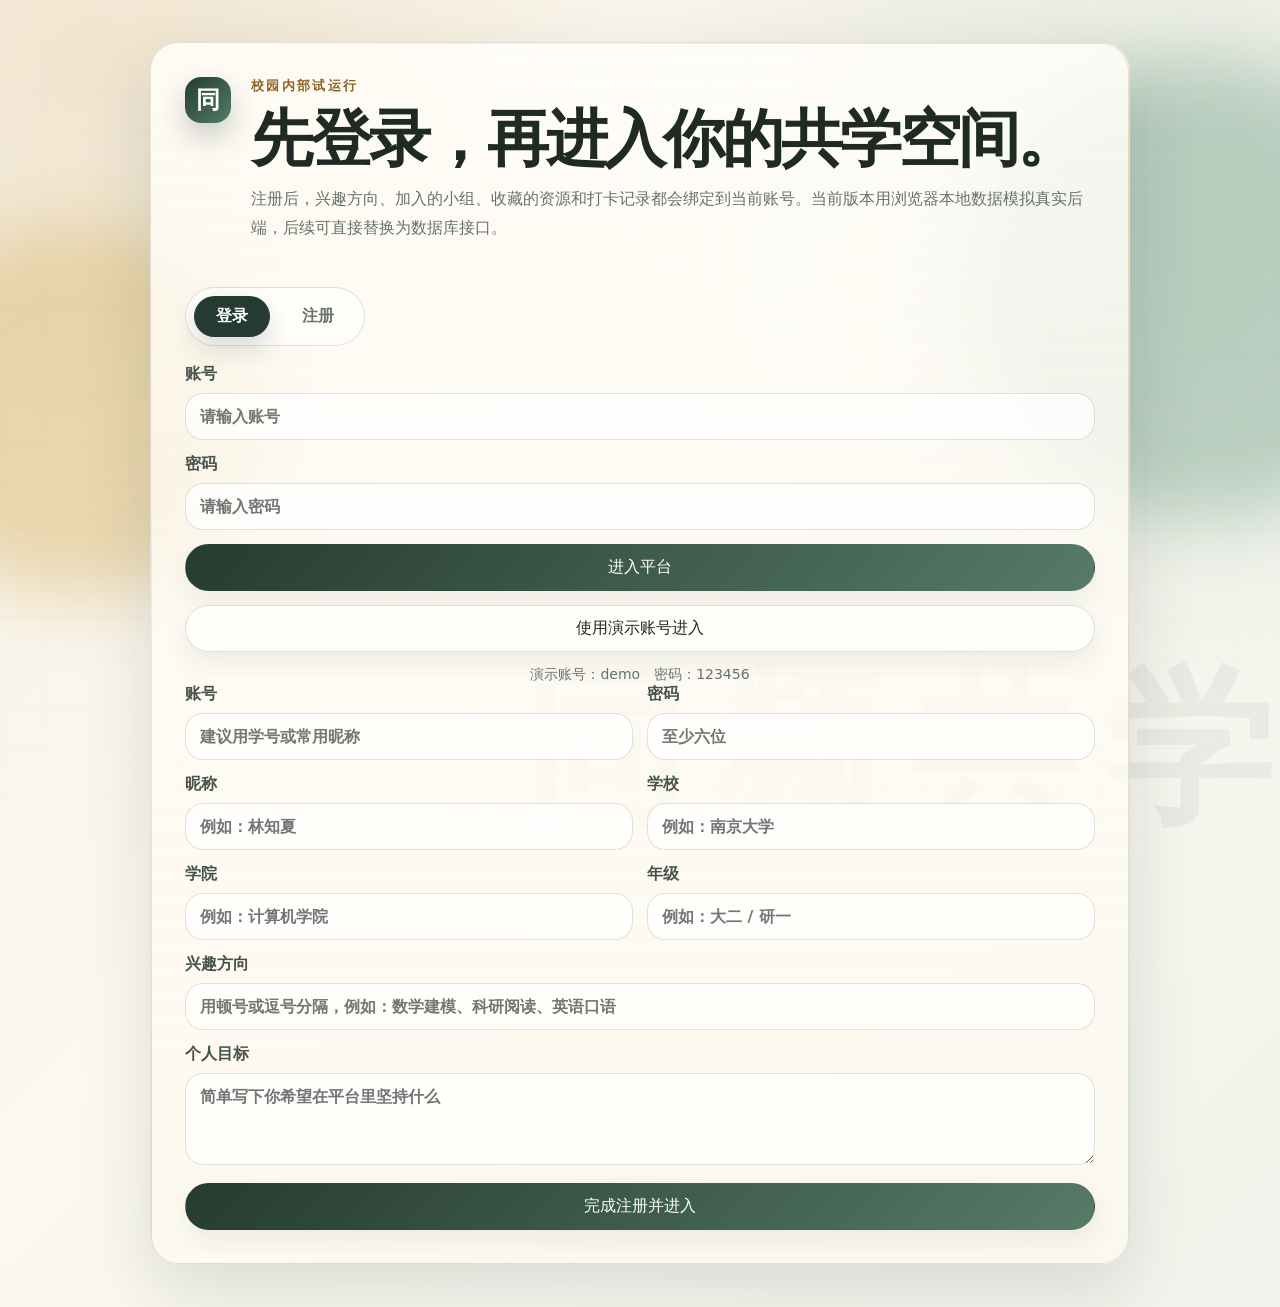
<file: index.html>
<!doctype html>
<html lang="zh-CN">
<head>
  <meta charset="utf-8" />
  <meta name="viewport" content="width=device-width, initial-scale=1" />
  <title>同频共学｜校园兴趣共学平台</title>
  <link rel="stylesheet" href="资源/样式.css" />
</head>
<body>
  <div class="ambient ambient-one"></div>
  <div class="ambient ambient-two"></div>

  <section class="auth-screen" id="auth-screen" hidden>
    <div class="auth-bg-mark">同频共学</div>
    <div class="auth-card ornate-card">
      <div class="auth-brand">
        <span class="brand-mark">同</span>
        <div>
          <p class="eyebrow">校园内部试运行</p>
          <h1>先登录，再进入你的共学空间。</h1>
          <p class="subtle">注册后，兴趣方向、加入的小组、收藏的资源和打卡记录都会绑定到当前账号。当前版本用浏览器本地数据模拟真实后端，后续可直接替换为数据库接口。</p>
        </div>
      </div>

      <div class="auth-tabs" role="tablist" aria-label="登录注册切换">
        <button class="active" id="show-login" type="button">登录</button>
        <button id="show-register" type="button">注册</button>
      </div>

      <form class="auth-form" id="login-form">
        <label>账号<input id="login-account" autocomplete="username" placeholder="请输入账号" required></label>
        <label>密码<input id="login-password" type="password" autocomplete="current-password" placeholder="请输入密码" required></label>
        <button class="btn primary wide" type="submit">进入平台</button>
        <button class="btn wide" id="demo-login" type="button">使用演示账号进入</button>
        <p class="auth-tip">演示账号：demo　密码：123456</p>
      </form>

      <form class="auth-form" id="register-form" hidden>
        <div class="auth-form-grid">
          <label>账号<input id="reg-account" autocomplete="username" placeholder="建议用学号或常用昵称" required></label>
          <label>密码<input id="reg-password" type="password" autocomplete="new-password" placeholder="至少六位" required></label>
          <label>昵称<input id="reg-name" placeholder="例如：林知夏" required></label>
          <label>学校<input id="reg-school" placeholder="例如：南京大学"></label>
          <label>学院<input id="reg-college" placeholder="例如：计算机学院"></label>
          <label>年级<input id="reg-grade" placeholder="例如：大二 / 研一"></label>
          <label class="full-row">兴趣方向<input id="reg-tags" placeholder="用顿号或逗号分隔，例如：数学建模、科研阅读、英语口语"></label>
          <label class="full-row">个人目标<textarea id="reg-intro" placeholder="简单写下你希望在平台里坚持什么"></textarea></label>
        </div>
        <button class="btn primary wide" type="submit">完成注册并进入</button>
      </form>
    </div>
  </section>

  <header class="topbar">
    <button class="brand" data-go="home" aria-label="返回首页">
      <span class="brand-mark">同</span>
      <span>
        <strong>同频共学</strong>
        <small>校园兴趣共学平台</small>
      </span>
    </button>
    <nav class="nav" aria-label="主导航">
      <button class="nav-item active" data-go="home">首页</button>
      <button class="nav-item" data-go="map">兴趣地图</button>
      <button class="nav-item" data-go="groups">共学小组</button>
      <button class="nav-item" data-go="checkin">今日打卡</button>
      <button class="nav-item" data-go="resources">资源书院</button>
      <button class="nav-item" data-go="forum">交流庭院</button>
      <button class="nav-item" data-go="profile">成长档案</button>
      <button class="nav-item highlight" data-go="agent">智能学伴</button>
    </nav>
    <button class="profile-chip" data-go="profile">
      <span class="avatar" id="top-avatar">同</span>
      <span id="top-user-name">未登录</span>
    </button>
    <button class="btn small logout-btn" id="logout-btn" type="button">退出</button>
  </header>

  <main id="app">
    <section class="page active" id="home">
      <div class="hero shell">
        <div class="hero-copy">
          <p class="eyebrow">把一个人的坚持，变成一群人的节奏</p>
          <h1>一张兴趣地图，连接校园里的同频学习伙伴。</h1>
          <p class="lead">从兴趣选择到加入小组，从资源沉淀到每日打卡，再到组内交流与成长记录，形成完整的共学闭环。</p>
          <div class="hero-actions">
            <button class="btn primary large" data-go="map">进入兴趣地图</button>
            <button class="btn ghost large" data-go="groups">浏览共学小组</button>
          </div>
          <div class="trust-row">
            <span>兴趣匹配</span><span>小组陪伴</span><span>资源共建</span><span>连续打卡</span><span>成长档案</span>
          </div>
        </div>
        <div class="hero-panel ornate-card">
          <div class="panel-head">
            <span>今日校园共学状态</span>
            <strong>正在发生</strong>
          </div>
          <div class="live-stack" id="home-live"></div>
          <div class="mini-map-preview">
            <span style="--c:#c46b58"></span><span style="--c:#e1ad54"></span><span style="--c:#4c8f7b"></span><span style="--c:#677bb7"></span><span style="--c:#a06aa4"></span><span style="--c:#7a9e5b"></span>
          </div>
        </div>
      </div>
      <div class="shell metrics-grid" id="metrics"></div>
      <div class="shell section-head">
        <p class="eyebrow">推荐入口</p>
        <h2>先看地图，再进小组，最后留下学习痕迹。</h2>
      </div>
      <div class="shell feature-grid">
        <article class="feature-card" data-go="map"><span>壹</span><h3>兴趣地图</h3><p>大面积视觉入口，一级兴趣像城市街区，点击后展开细分方向与推荐小组。</p></article>
        <article class="feature-card" data-go="groups"><span>贰</span><h3>共学小组</h3><p>按目标、周期、人数和活跃度筛选，快速加入合适的小组。</p></article>
        <article class="feature-card" data-go="checkin"><span>叁</span><h3>打卡陪伴</h3><p>记录主题、时长、状态与心情，小组墙同步展示，监督感更自然。</p></article>
        <article class="feature-card" data-go="agent"><span>肆</span><h3>智能学伴</h3><p>根据兴趣、时间和阶段生成今日计划，给出小组与资源建议。</p></article>
      </div>
    </section>

    <section class="page" id="map">
      <div class="shell page-title-row">
        <div>
          <p class="eyebrow">全校兴趣地图</p>
          <h2>像逛一座校园知识城一样，找到你的方向。</h2>
          <p class="subtle">横向滚动查看完整地图。点击色块后，会展开细分方向、推荐小组和行动按钮。</p>
        </div>
        <div class="map-tools">
          <button class="btn small" id="center-map">回到中心</button>
          <button class="btn small primary" data-go="agent">让智能学伴安排今天</button>
        </div>
      </div>
      <div class="shell map-layout">
        <div class="map-stage" id="map-stage" aria-label="兴趣地图区域">
          <div class="map-canvas" id="map-canvas"></div>
        </div>
        <aside class="map-drawer ornate-card" id="map-drawer">
          <div class="empty-state">
            <span class="empty-icon">✦</span>
            <h3>选择一块兴趣方砖</h3>
            <p>这里会显示二级方向、推荐小组、适合资源和今日行动建议。</p>
          </div>
        </aside>
      </div>
    </section>

    <section class="page" id="groups">
      <div class="shell page-title-row">
        <div>
          <p class="eyebrow">共学小组</p>
          <h2>目标清楚、人数合适、氛围稳定的小组，才值得加入。</h2>
        </div>
        <button class="btn primary" id="open-create-group">创建小组</button>
      </div>
      <div class="shell filter-bar">
        <input id="group-search" class="input" placeholder="搜索小组、兴趣或目标" />
        <div class="chip-row" id="group-filter"></div>
      </div>
      <div class="shell group-grid" id="group-list"></div>
    </section>

    <section class="page" id="checkin">
      <div class="shell page-title-row">
        <div>
          <p class="eyebrow">今日打卡</p>
          <h2>把学习动作留下来，让坚持被看见。</h2>
        </div>
        <div class="streak-card"><span>连续打卡</span><strong id="streak-count">十二天</strong></div>
      </div>
      <div class="shell split-layout">
        <form class="form-card ornate-card" id="checkin-form">
          <h3>提交今日记录</h3>
          <label>所属小组<select id="checkin-group"></select></label>
          <label>学习主题<input id="checkin-title" required placeholder="例如：完成线性代数第三章整理" /></label>
          <label>学习时长<input id="checkin-duration" type="number" min="5" max="600" required placeholder="分钟" /></label>
          <label>完成状态<select id="checkin-status"><option>完成</option><option>部分完成</option><option>需要补做</option></select></label>
          <label>今日心情<select id="checkin-mood"><option>顺利</option><option>平稳</option><option>吃力</option><option>很有收获</option></select></label>
          <label>学习内容<textarea id="checkin-content" required placeholder="写下今天具体做了什么，越真实越好。"></textarea></label>
          <button class="btn primary wide" type="submit">提交打卡</button>
        </form>
        <div class="wall-panel">
          <div class="section-head compact"><p class="eyebrow">小组打卡墙</p><h3>今天已经有人开始行动</h3></div>
          <div class="timeline" id="checkin-wall"></div>
        </div>
      </div>
    </section>

    <section class="page" id="resources">
      <div class="shell resource-console">
        <div class="resource-intro">
          <p class="eyebrow">资源书院</p>
          <h2>把资料沉淀成可复用的学习资产。</h2>
          <p class="subtle">每一份资料都绑定方向、小组和使用场景。先找到资源，再回到小组打卡、讨论和复盘。</p>
          <div class="resource-metrics" id="resource-metrics"></div>
        </div>
        <aside class="resource-command ornate-card">
          <h3>资源操作台</h3>
          <p>收录前写清楚适用对象、使用方式和所属方向。平台优先保存资源说明与链接，不直接堆放大文件。</p>
          <div class="command-actions">
            <button class="btn primary wide" id="open-resource-box">收录资源</button>
            <button class="btn wide" id="resource-only-collect">只看我的收藏</button>
            <button class="btn wide" id="resource-guide">查看收录规范</button>
          </div>
        </aside>
      </div>

      <div class="shell resource-toolbar ornate-card">
        <div class="resource-search-line">
          <input id="resource-search" class="input" placeholder="搜索资源名称、方向、小组或收录人" />
          <select id="resource-sort" class="input resource-sort" aria-label="资源排序">
            <option>精选优先</option>
            <option>最新发布</option>
            <option>收藏最多</option>
            <option>适合新手</option>
          </select>
        </div>
        <div class="resource-catalog">
          <div class="catalog-title">
            <strong>方向目录</strong>
            <span>一级方向决定资源归属，二级方向帮助快速定位。</span>
          </div>
          <div class="chip-row" id="resource-filter"></div>
          <div class="chip-row fine" id="resource-subfilter"></div>
        </div>
      </div>

      <div class="shell resource-featured" id="resource-featured"></div>

      <div class="shell resource-list-head">
        <div>
          <p class="eyebrow">资源目录</p>
          <h3>按目标检索，而不是在资料堆里翻找。</h3>
        </div>
        <span id="resource-result-count" class="result-count"></span>
      </div>
      <div class="shell resource-grid" id="resource-list"></div>
    </section>

    <section class="page" id="forum">
      <div class="shell page-title-row">
        <div>
          <p class="eyebrow">交流庭院</p>
          <h2>围绕问题交流，不让学习内容淹没在闲聊里。</h2>
        </div>
        <button class="btn primary" id="open-post-box">发布讨论</button>
      </div>
      <div class="shell forum-layout">
        <div class="post-list" id="post-list"></div>
        <aside class="ornate-card side-note">
          <h3>庭院守则</h3>
          <p>每条讨论尽量对应一个具体问题、一个学习阶段或一个资源反馈。小组负责人可以置顶高质量内容。</p>
          <div class="rule-list"><span>问题清楚</span><span>经验可复用</span><span>资源有来源</span><span>鼓励不灌水</span></div>
        </aside>
      </div>
    </section>

    <section class="page" id="profile">
      <div class="shell page-title-row">
        <div>
          <p class="eyebrow">成长档案</p>
          <h2>把零散努力整理成可展示的学习履历。</h2>
        </div>
        <button class="btn" id="reset-demo">恢复演示数据</button>
      </div>
      <div class="shell profile-grid">
        <article class="ornate-card profile-card">
          <div class="big-avatar" id="profile-avatar">同</div>
          <h3 id="profile-name">未登录</h3>
          <p id="profile-meta">请先登录</p>
          <div class="tag-cloud" id="profile-tags"></div>
        </article>
        <article class="ornate-card stats-card"><h3>学习统计</h3><div id="profile-stats"></div></article>
        <article class="ornate-card chart-card"><h3>近七日学习时长</h3><div class="bar-chart" id="bar-chart"></div></article>
        <article class="ornate-card rank-card"><h3>本周小组榜</h3><div id="rank-list"></div></article>
      </div>
    </section>

    <section class="page" id="agent">
      <div class="shell page-title-row">
        <div>
          <p class="eyebrow">智能学伴</p>
          <h2>不替你学习，只帮你把今天变得更容易开始。</h2>
          <p class="subtle">本演示版采用本地规则生成，不需要联网。后续可以替换为真实智能接口。</p>
        </div>
      </div>
      <div class="shell agent-layout">
        <div class="ornate-card agent-card">
          <div class="agent-orb">伴</div>
          <h3>今日计划生成器</h3>
          <label>今天可投入时间<input id="agent-minutes" type="number" value="90" min="20" max="360" /></label>
          <label>当前状态<select id="agent-state"><option>想开始但有点乱</option><option>时间不多，需要高效</option><option>需要冲刺</option><option>想稳定坚持</option></select></label>
          <label>重点方向<select id="agent-focus"></select></label>
          <button class="btn primary wide" id="make-plan">生成今日共学方案</button>
        </div>
        <div class="agent-output" id="agent-output"></div>
      </div>
    </section>
  </main>

  <div class="modal-layer" id="modal-layer" hidden>
    <div class="modal ornate-card" role="dialog" aria-modal="true">
      <button class="modal-close" id="modal-close" aria-label="关闭">×</button>
      <div id="modal-content"></div>
    </div>
  </div>

  <div class="toast" id="toast"></div>
  <script src="资源/逻辑.js"></script>
</body>
</html>
</file>
<file: 资源/样式.css>
:root{
  --ink:#1f2a25;
  --muted:#66736c;
  --paper:#fbf7ef;
  --paper-2:#fffdf8;
  --line:rgba(70,72,60,.16);
  --gold:#b88a43;
  --green:#4f7c67;
  --deep:#243a32;
  --shadow:0 24px 70px rgba(44,54,48,.14);
  --soft-shadow:0 14px 34px rgba(44,54,48,.10);
  --radius:28px;
  --speed:.42s;
}
*{box-sizing:border-box}
html{scroll-behavior:smooth}
body{
  margin:0;
  min-height:100vh;
  color:var(--ink);
  font-family:"Microsoft YaHei","PingFang SC","Hiragino Sans GB",system-ui,sans-serif;
  background:
    radial-gradient(circle at 8% 6%, rgba(202,169,98,.18), transparent 30%),
    radial-gradient(circle at 88% 16%, rgba(75,126,108,.14), transparent 32%),
    linear-gradient(135deg,#f8f1e6 0%,#fbf8f0 45%,#f1f4ec 100%);
  overflow-x:hidden;
}
body::before{
  content:"";
  position:fixed; inset:0;
  pointer-events:none;
  opacity:.35;
  background-image:
    linear-gradient(rgba(36,58,50,.05) 1px, transparent 1px),
    linear-gradient(90deg, rgba(36,58,50,.045) 1px, transparent 1px);
  background-size:44px 44px;
  mask-image:linear-gradient(to bottom, transparent, #000 12%, #000 86%, transparent);
}
button,input,select,textarea{font:inherit;color:inherit}
button{cursor:pointer;border:0;background:none}
a{color:inherit;text-decoration:none}
.ambient{position:fixed;z-index:-1;border-radius:999px;filter:blur(34px);opacity:.45;animation:float 9s ease-in-out infinite alternate}
.ambient-one{width:380px;height:380px;background:#d7b56a;left:-110px;top:220px}
.ambient-two{width:460px;height:460px;background:#7eaa94;right:-150px;top:60px;animation-delay:-3s}
@keyframes float{from{transform:translateY(0) scale(1)}to{transform:translateY(40px) scale(1.08)}}
.shell{width:min(1240px,calc(100vw - 48px));margin:0 auto}
.topbar{
  position:sticky;top:0;z-index:40;
  display:flex;align-items:center;gap:18px;
  padding:14px 24px;
  background:rgba(251,247,239,.74);
  backdrop-filter:blur(22px);
  border-bottom:1px solid var(--line);
}
.brand{display:flex;align-items:center;gap:12px;min-width:210px;text-align:left;transition:transform var(--speed)}
.brand:hover{transform:translateY(-1px)}
.brand-mark{width:46px;height:46px;border-radius:16px;display:grid;place-items:center;background:linear-gradient(135deg,#263b31,#537c67);color:#fff;font-weight:900;font-size:24px;box-shadow:0 14px 28px rgba(36,58,50,.24)}
.brand strong{display:block;font-size:19px;letter-spacing:.12em}.brand small{display:block;margin-top:2px;color:var(--muted);font-size:12px}
.nav{display:flex;align-items:center;gap:6px;flex:1;justify-content:center;overflow:auto;scrollbar-width:none}.nav::-webkit-scrollbar{display:none}
.nav-item{white-space:nowrap;padding:11px 14px;border-radius:999px;color:#4f5c55;transition:all var(--speed);position:relative}
.nav-item:hover{background:rgba(36,58,50,.08);transform:translateY(-1px)}
.nav-item.active{background:#243a32;color:white;box-shadow:0 14px 30px rgba(36,58,50,.18)}
.nav-item.highlight{border:1px solid rgba(184,138,67,.35);color:#7b5a25;background:rgba(184,138,67,.08)}
.profile-chip{display:flex;align-items:center;gap:10px;padding:8px 12px;border-radius:999px;background:rgba(255,255,255,.58);border:1px solid var(--line);box-shadow:var(--soft-shadow)}
.avatar{width:32px;height:32px;border-radius:50%;display:grid;place-items:center;background:#e7d7ba;color:#5b4729;font-weight:800}
.page{display:none;min-height:calc(100vh - 78px);padding:42px 0 72px;animation:pageIn .5s ease both}.page.active{display:block}
@keyframes pageIn{from{opacity:0;transform:translateY(18px)}to{opacity:1;transform:translateY(0)}}
.eyebrow{margin:0 0 12px;color:#8a6428;font-weight:800;letter-spacing:.18em;font-size:13px}
h1,h2,h3,p{margin-top:0}h1{font-size:clamp(42px,7vw,84px);line-height:1.04;margin-bottom:24px;letter-spacing:-.05em}h2{font-size:clamp(30px,4vw,50px);line-height:1.12;margin-bottom:12px;letter-spacing:-.04em}h3{font-size:23px;margin-bottom:12px}.lead{font-size:19px;line-height:1.9;color:#526058;max-width:670px}.subtle{color:var(--muted);line-height:1.8}.hero{display:grid;grid-template-columns:1.15fr .85fr;gap:34px;align-items:center;padding:48px 0 36px}.hero-copy{padding:30px 0}.hero-actions{display:flex;gap:14px;flex-wrap:wrap;margin:34px 0 28px}.btn{display:inline-flex;align-items:center;justify-content:center;gap:8px;border-radius:999px;padding:12px 18px;background:rgba(255,255,255,.68);border:1px solid var(--line);box-shadow:0 10px 24px rgba(36,58,50,.08);transition:transform var(--speed), box-shadow var(--speed), background var(--speed);min-height:44px}.btn:hover{transform:translateY(-3px);box-shadow:0 18px 32px rgba(36,58,50,.14)}.btn.primary{background:linear-gradient(135deg,#263b31,#567b67);color:white;border-color:transparent}.btn.ghost{background:rgba(255,255,255,.42)}.btn.large{padding:15px 24px;font-weight:800}.btn.small{padding:9px 13px;min-height:38px;font-size:14px}.btn.wide{width:100%}.trust-row{display:flex;gap:10px;flex-wrap:wrap}.trust-row span,.tag,.rule-list span{padding:8px 12px;border-radius:999px;background:rgba(255,255,255,.52);border:1px solid var(--line);color:#4f5c55;font-size:14px}.ornate-card{border:1px solid rgba(93,92,76,.16);background:linear-gradient(180deg,rgba(255,253,248,.88),rgba(255,250,239,.68));border-radius:var(--radius);box-shadow:var(--shadow);position:relative;overflow:hidden}.ornate-card::before{content:"";position:absolute;inset:0;border-radius:inherit;padding:1px;background:linear-gradient(135deg,rgba(255,255,255,.8),rgba(184,138,67,.3),rgba(79,124,103,.18));mask:linear-gradient(#000 0 0) content-box,linear-gradient(#000 0 0);mask-composite:exclude;pointer-events:none}.hero-panel{padding:24px;min-height:485px}.panel-head{display:flex;justify-content:space-between;align-items:center;margin-bottom:18px;color:var(--muted)}.panel-head strong{color:#7b5a25}.live-stack{display:grid;gap:14px}.live-item{display:flex;gap:12px;align-items:flex-start;padding:15px;border-radius:20px;background:rgba(255,255,255,.58);border:1px solid rgba(70,72,60,.10);animation:rise .6s ease both}.live-dot{width:38px;height:38px;border-radius:14px;display:grid;place-items:center;color:white;font-weight:900;background:var(--c)}.live-item h4{margin:0 0 5px;font-size:16px}.live-item p{margin:0;color:var(--muted);line-height:1.5;font-size:14px}.mini-map-preview{position:absolute;left:24px;right:24px;bottom:24px;height:115px;border-radius:24px;background:rgba(36,58,50,.06);overflow:hidden}.mini-map-preview span{position:absolute;border-radius:18px;background:var(--c);box-shadow:0 12px 24px rgba(38,59,49,.14);opacity:.92}.mini-map-preview span:nth-child(1){width:120px;height:58px;left:26px;top:24px}.mini-map-preview span:nth-child(2){width:86px;height:72px;left:166px;top:18px}.mini-map-preview span:nth-child(3){width:145px;height:54px;left:274px;top:38px}.mini-map-preview span:nth-child(4){width:90px;height:48px;left:440px;top:25px}.mini-map-preview span:nth-child(5){width:118px;height:62px;right:94px;top:30px}.mini-map-preview span:nth-child(6){width:74px;height:74px;right:24px;top:18px}.metrics-grid{display:grid;grid-template-columns:repeat(4,1fr);gap:16px;margin-top:16px}.metric{padding:22px;border-radius:24px;background:rgba(255,255,255,.54);border:1px solid var(--line);box-shadow:var(--soft-shadow)}.metric strong{display:block;font-size:34px;letter-spacing:-.04em}.metric span{color:var(--muted)}.section-head{margin-top:58px;margin-bottom:18px}.section-head.compact{margin:0 0 16px}.feature-grid{display:grid;grid-template-columns:repeat(4,1fr);gap:18px}.feature-card{padding:24px;min-height:230px;border-radius:28px;background:rgba(255,255,255,.56);border:1px solid var(--line);box-shadow:var(--soft-shadow);transition:all var(--speed);cursor:pointer}.feature-card:hover{transform:translateY(-7px);box-shadow:var(--shadow)}.feature-card span{width:42px;height:42px;border-radius:15px;display:grid;place-items:center;background:#243a32;color:white;font-weight:900;margin-bottom:22px}.feature-card p{color:var(--muted);line-height:1.7}.page-title-row{display:flex;justify-content:space-between;align-items:flex-end;gap:24px;margin-bottom:22px}.map-tools{display:flex;gap:10px;flex-wrap:wrap;justify-content:flex-end}.map-layout{display:grid;grid-template-columns:1fr 370px;gap:20px}.map-stage{height:650px;border-radius:34px;background:rgba(255,255,255,.36);border:1px solid var(--line);box-shadow:inset 0 0 0 1px rgba(255,255,255,.35), var(--shadow);overflow:auto;position:relative;scrollbar-color:#b88a43 transparent}.map-canvas{position:relative;width:1620px;height:980px;background:radial-gradient(circle at 50% 50%, rgba(184,138,67,.14), transparent 28%),linear-gradient(135deg,rgba(255,255,255,.30),rgba(255,255,255,.05));}.map-canvas::after{content:"兴趣地图";position:absolute;left:650px;top:410px;font-size:58px;font-weight:900;letter-spacing:.2em;color:rgba(36,58,50,.08);border:1px solid rgba(36,58,50,.08);padding:28px 34px;border-radius:34px}.interest-tile{position:absolute;width:190px;min-height:132px;border-radius:30px;padding:20px;color:#fff;background:var(--c);box-shadow:0 24px 45px rgba(35,45,40,.18);transition:transform .38s ease, box-shadow .38s ease, filter .38s ease;isolation:isolate;text-align:left;overflow:hidden}.interest-tile::before{content:"";position:absolute;right:-34px;top:-44px;width:126px;height:126px;border-radius:50%;background:rgba(255,255,255,.18);z-index:-1}.interest-tile::after{content:"";position:absolute;inset:1px;border-radius:29px;border:1px solid rgba(255,255,255,.28);pointer-events:none}.interest-tile:hover,.interest-tile.active{transform:translateY(-8px) scale(1.02);box-shadow:0 34px 58px rgba(35,45,40,.26);filter:saturate(1.08)}.interest-tile b{display:block;font-size:23px;margin-bottom:12px}.interest-tile span{display:block;font-size:14px;line-height:1.55;opacity:.9}.interest-tile small{position:absolute;right:18px;bottom:16px;font-size:34px;opacity:.32}.map-drawer{padding:24px;min-height:650px}.empty-state{display:grid;place-items:center;text-align:center;height:100%;padding:30px;color:var(--muted)}.empty-icon{font-size:42px;color:var(--gold);margin-bottom:16px}.drawer-color{width:52px;height:52px;border-radius:18px;background:var(--c);box-shadow:0 16px 28px rgba(35,45,40,.18)}.drawer-head{display:flex;gap:14px;align-items:center;margin-bottom:18px}.drawer-head h3{margin:0}.tag-cloud,.chip-row{display:flex;flex-wrap:wrap;gap:9px}.tag{font-weight:700;background:rgba(255,255,255,.66)}.tag.selectable,.chip{cursor:pointer;transition:all var(--speed)}.tag.selectable:hover,.chip:hover,.chip.active,.tag.selected{background:#243a32;color:#fff;transform:translateY(-2px)}.drawer-block{padding:16px;border-radius:22px;background:rgba(255,255,255,.52);border:1px solid var(--line);margin-top:14px}.drawer-block h4{margin:0 0 10px}.drawer-block p{margin:0;color:var(--muted);line-height:1.7}.filter-bar{display:flex;gap:14px;align-items:center;margin-bottom:20px;flex-wrap:wrap}.input,input,select,textarea{width:100%;border:1px solid var(--line);border-radius:18px;background:rgba(255,255,255,.66);padding:13px 15px;outline:none;transition:border var(--speed),box-shadow var(--speed)}.input:focus,input:focus,select:focus,textarea:focus{border-color:rgba(79,124,103,.55);box-shadow:0 0 0 4px rgba(79,124,103,.12)}.filter-bar .input{max-width:360px}.chip{padding:9px 13px;border-radius:999px;background:rgba(255,255,255,.56);border:1px solid var(--line);color:#4f5c55}.group-grid,.resource-grid{display:grid;grid-template-columns:repeat(3,1fr);gap:18px}.group-card,.resource-card,.post-card{padding:22px;border-radius:28px;background:rgba(255,255,255,.60);border:1px solid var(--line);box-shadow:var(--soft-shadow);transition:all var(--speed);position:relative;overflow:hidden}.group-card:hover,.resource-card:hover,.post-card:hover{transform:translateY(-6px);box-shadow:var(--shadow)}.card-top{display:flex;justify-content:space-between;gap:12px;align-items:flex-start}.badge{padding:7px 10px;border-radius:999px;background:rgba(184,138,67,.13);color:#7b5a25;font-size:13px;font-weight:800}.group-card h3,.resource-card h3,.post-card h3{margin:14px 0 8px}.group-card p,.resource-card p,.post-card p{color:var(--muted);line-height:1.7}.progress-line{height:8px;border-radius:999px;background:rgba(36,58,50,.08);overflow:hidden;margin:18px 0}.progress-line span{display:block;height:100%;width:var(--w);background:linear-gradient(90deg,#4f7c67,#b88a43);border-radius:999px}.meta-row{display:flex;gap:10px;flex-wrap:wrap;color:var(--muted);font-size:14px;margin:12px 0 18px}.split-layout{display:grid;grid-template-columns:420px 1fr;gap:24px}.form-card{padding:24px}.form-card form{display:grid;gap:14px}.form-card label,.agent-card label{display:block;color:#46534d;font-weight:800;margin-bottom:14px}.form-card input,.form-card select,.form-card textarea,.agent-card input,.agent-card select{margin-top:8px}.form-card textarea{min-height:132px;resize:vertical}.streak-card{display:grid;gap:4px;padding:14px 18px;border-radius:24px;background:#243a32;color:white;box-shadow:var(--soft-shadow)}.streak-card span{font-size:13px;opacity:.75}.streak-card strong{font-size:22px}.timeline{display:grid;gap:14px}.time-item{display:grid;grid-template-columns:auto 1fr;gap:14px;padding:18px;border-radius:26px;background:rgba(255,255,255,.57);border:1px solid var(--line);box-shadow:var(--soft-shadow)}.time-dot{width:42px;height:42px;border-radius:16px;background:linear-gradient(135deg,#4f7c67,#b88a43);display:grid;place-items:center;color:#fff;font-weight:900}.time-item h4{margin:0 0 6px}.time-item p{margin:0;color:var(--muted);line-height:1.6}.resource-actions,.group-actions{display:flex;gap:10px;flex-wrap:wrap}.forum-layout{display:grid;grid-template-columns:1fr 320px;gap:22px}.post-list{display:grid;gap:16px}.post-foot{display:flex;justify-content:space-between;align-items:center;gap:12px;margin-top:16px}.side-note{padding:22px;height:max-content;position:sticky;top:100px}.rule-list{display:flex;flex-wrap:wrap;gap:8px;margin-top:18px}.profile-grid{display:grid;grid-template-columns:320px 1fr 1fr;gap:18px}.profile-card,.stats-card,.chart-card,.rank-card{padding:24px}.profile-card{grid-row:span 2}.rank-card{grid-column:span 2}.big-avatar{width:96px;height:96px;border-radius:32px;background:linear-gradient(135deg,#243a32,#b88a43);color:white;display:grid;place-items:center;font-size:42px;font-weight:900;margin-bottom:18px}.stat-row{display:flex;justify-content:space-between;align-items:center;padding:14px 0;border-bottom:1px solid var(--line)}.stat-row:last-child{border-bottom:0}.stat-row strong{font-size:25px}.bar-chart{display:flex;align-items:end;gap:12px;height:210px;padding:16px 4px 4px}.bar{flex:1;border-radius:999px 999px 12px 12px;background:linear-gradient(180deg,#4f7c67,#d4b06c);min-height:18px;position:relative}.bar span{position:absolute;bottom:-28px;left:50%;transform:translateX(-50%);font-size:12px;color:var(--muted)}.rank-item{display:grid;grid-template-columns:42px 1fr auto;gap:12px;align-items:center;padding:12px;border-radius:18px;background:rgba(255,255,255,.58);margin-top:10px}.rank-no{width:34px;height:34px;border-radius:13px;background:#243a32;color:white;display:grid;place-items:center;font-weight:900}.agent-layout{display:grid;grid-template-columns:360px 1fr;gap:22px}.agent-card{padding:24px}.agent-orb{width:78px;height:78px;border-radius:28px;background:radial-gradient(circle at 30% 25%,#f3dca6,#b88a43 45%,#243a32);color:white;display:grid;place-items:center;font-size:34px;font-weight:900;box-shadow:0 18px 38px rgba(36,58,50,.2);margin-bottom:18px}.agent-output{display:grid;gap:16px}.plan-card{padding:22px;border-radius:28px;background:rgba(255,255,255,.60);border:1px solid var(--line);box-shadow:var(--soft-shadow)}.plan-card h3{display:flex;align-items:center;gap:10px}.plan-list{display:grid;gap:12px;margin:14px 0 0;padding:0;list-style:none}.plan-list li{display:grid;grid-template-columns:96px 1fr;gap:12px;align-items:start;padding:13px;border-radius:18px;background:rgba(36,58,50,.05)}.plan-list b{color:#7b5a25}.modal-layer{position:fixed;inset:0;z-index:80;background:rgba(26,36,32,.38);backdrop-filter:blur(8px);display:grid;place-items:center;padding:24px}.modal{width:min(680px,calc(100vw - 36px));max-height:82vh;overflow:auto;padding:28px}.modal-close{position:absolute;right:18px;top:14px;width:38px;height:38px;border-radius:50%;background:rgba(36,58,50,.08);font-size:25px}.modal-grid{display:grid;gap:14px}.toast{position:fixed;left:50%;bottom:26px;z-index:90;transform:translateX(-50%) translateY(20px);opacity:0;background:#243a32;color:#fff;padding:13px 18px;border-radius:999px;box-shadow:var(--shadow);transition:all .35s ease}.toast.show{opacity:1;transform:translateX(-50%) translateY(0)}.empty-small{padding:30px;text-align:center;color:var(--muted);background:rgba(255,255,255,.5);border-radius:26px;border:1px solid var(--line)}
/* 修复：初始弹窗遮罩必须真正隐藏，避免打开页面时出现模糊遮罩 */
.modal-layer[hidden]{display:none !important;}

@keyframes rise{from{opacity:0;transform:translateY(12px)}to{opacity:1;transform:translateY(0)}}
@media (max-width:1080px){.hero,.map-layout,.split-layout,.forum-layout,.agent-layout{grid-template-columns:1fr}.map-drawer{min-height:auto}.metrics-grid,.feature-grid,.group-grid,.resource-grid{grid-template-columns:repeat(2,1fr)}.profile-grid{grid-template-columns:1fr 1fr}.profile-card{grid-row:auto}.rank-card{grid-column:span 2}.topbar{align-items:flex-start;flex-wrap:wrap}.brand{min-width:auto}.profile-chip{margin-left:auto}}
@media (max-width:720px){.shell{width:min(100% - 28px,1240px)}.topbar{padding:10px 12px}.nav{order:3;width:100%;justify-content:flex-start}.hero{padding-top:18px}.metrics-grid,.feature-grid,.group-grid,.resource-grid,.profile-grid{grid-template-columns:1fr}.rank-card{grid-column:auto}.page-title-row{align-items:flex-start;flex-direction:column}.map-stage{height:570px}.map-canvas{width:1280px;height:860px}.interest-tile{width:166px;min-height:118px}.split-layout{gap:16px}}

/* 修复：移除首页右侧卡片底部的装饰性色块预览，避免遮挡打卡内容和造成界面杂乱 */
.hero-panel{
  min-height:auto !important;
}
.mini-map-preview{
  display:none !important;
}
.live-stack{
  position:relative;
  z-index:2;
}

/* 资源书院改版：从宣传页调整为检索型资源中枢 */
.resource-console{
  display:grid;
  grid-template-columns:minmax(0,1fr) 330px;
  gap:22px;
  align-items:stretch;
  margin-bottom:20px;
}
.resource-intro{
  min-height:320px;
  padding:34px;
  border-radius:34px;
  border:1px solid var(--line);
  background:
    linear-gradient(135deg,rgba(255,253,248,.86),rgba(241,244,236,.52)),
    radial-gradient(circle at 8% 15%,rgba(184,138,67,.18),transparent 30%),
    radial-gradient(circle at 92% 20%,rgba(79,124,103,.16),transparent 32%);
  box-shadow:var(--shadow);
  position:relative;
  overflow:hidden;
}
.resource-intro::after{
  content:"书院目录";
  position:absolute;
  right:28px;
  bottom:20px;
  font-size:54px;
  font-weight:900;
  letter-spacing:.2em;
  color:rgba(36,58,50,.06);
  pointer-events:none;
}
.resource-intro h2{
  max-width:850px;
  font-size:clamp(34px,4.5vw,58px);
  margin-bottom:16px;
}
.resource-intro .subtle{
  max-width:680px;
  font-size:17px;
}
.resource-metrics{
  display:grid;
  grid-template-columns:repeat(4,minmax(110px,1fr));
  gap:12px;
  margin-top:32px;
  position:relative;
  z-index:1;
}
.resource-metrics div{
  padding:17px 18px;
  border-radius:22px;
  background:rgba(255,255,255,.62);
  border:1px solid rgba(70,72,60,.12);
  box-shadow:0 12px 24px rgba(36,58,50,.07);
}
.resource-metrics strong{display:block;font-size:28px;letter-spacing:-.04em;color:var(--deep)}
.resource-metrics span{display:block;margin-top:5px;color:var(--muted);font-size:13px}
.resource-command{padding:24px;display:flex;flex-direction:column;justify-content:space-between;min-height:320px}
.resource-command h3{margin-bottom:10px}
.resource-command p{color:var(--muted);line-height:1.8}
.command-actions{display:grid;gap:10px;margin-top:18px}
.resource-toolbar{padding:22px;margin-bottom:22px;overflow:visible}
.resource-search-line{display:grid;grid-template-columns:minmax(260px,1fr) 180px;gap:12px;margin-bottom:18px}
.resource-sort{max-width:none !important;appearance:auto}
.resource-catalog{padding-top:16px;border-top:1px solid var(--line)}
.catalog-title{display:flex;justify-content:space-between;gap:20px;margin-bottom:14px;color:var(--muted)}
.catalog-title strong{font-size:18px;color:var(--deep)}
.catalog-title span{line-height:1.6}
.chip-row.fine{margin-top:10px;padding-top:10px;border-top:1px dashed rgba(70,72,60,.16)}
.chip.sub{background:rgba(79,124,103,.07);font-size:13px}
.resource-featured{
  display:grid;
  grid-template-columns:1.05fr repeat(3,1fr);
  gap:16px;
  margin-bottom:28px;
}
.featured-title,.featured-resource{
  padding:22px;
  border-radius:28px;
  background:rgba(255,255,255,.58);
  border:1px solid var(--line);
  box-shadow:var(--soft-shadow);
}
.featured-title{
  background:linear-gradient(135deg,rgba(36,58,50,.93),rgba(79,124,103,.84));
  color:white;
  min-height:230px;
}
.featured-title .eyebrow{color:#e8d3a1}
.featured-title p{color:rgba(255,255,255,.78);line-height:1.8}
.featured-resource{position:relative;overflow:hidden;transition:all var(--speed)}
.featured-resource:hover{transform:translateY(-6px);box-shadow:var(--shadow)}
.featured-resource.major{background:linear-gradient(180deg,rgba(255,253,248,.90),rgba(244,236,218,.62));}
.featured-mark{position:absolute;right:16px;top:16px;padding:7px 11px;border-radius:999px;background:rgba(184,138,67,.12);color:#7b5a25;font-size:12px;font-weight:900}
.resource-type{display:inline-flex;align-items:center;padding:7px 11px;border-radius:999px;background:#243a32;color:#fff;font-size:13px;font-weight:900;margin-right:8px}
.badge.soft{background:rgba(79,124,103,.10);color:#3e6555}
.collect-count{font-size:13px;color:#7b5a25;font-weight:900;background:rgba(184,138,67,.11);padding:8px 10px;border-radius:999px;white-space:nowrap}
.resource-list-head{display:flex;justify-content:space-between;align-items:flex-end;gap:18px;margin-bottom:14px}
.resource-list-head h3{margin:0;font-size:26px}
.result-count{padding:9px 14px;border-radius:999px;background:rgba(255,255,255,.62);border:1px solid var(--line);color:var(--muted)}
.resource-card.refined{display:flex;flex-direction:column;min-height:330px;padding:24px;background:linear-gradient(180deg,rgba(255,255,255,.72),rgba(255,253,248,.55))}
.resource-card-head{display:flex;justify-content:space-between;gap:10px;align-items:flex-start;margin-bottom:14px}
.resource-card.refined h3{font-size:24px;line-height:1.25;margin:12px 0 10px}
.resource-value{font-size:15px;min-height:76px}
.resource-use{padding:12px 14px;border-radius:18px;background:rgba(36,58,50,.055);border:1px solid rgba(36,58,50,.08);color:#47564e;line-height:1.55;margin-top:auto}
.resource-card.refined .meta-row{margin-top:16px;margin-bottom:14px}
.resource-card.refined .resource-actions{margin-top:0}
.resource-card.refined .btn.primary{min-width:116px}
@media (max-width:1080px){
  .resource-console{grid-template-columns:1fr}
  .resource-command{min-height:auto}
  .resource-featured{grid-template-columns:1fr 1fr}
  .featured-title{grid-column:span 2;min-height:auto}
  .resource-metrics{grid-template-columns:repeat(2,1fr)}
}
@media (max-width:720px){
  .resource-intro{padding:24px;min-height:auto}
  .resource-intro::after{display:none}
  .resource-search-line{grid-template-columns:1fr}
  .resource-featured{grid-template-columns:1fr}
  .featured-title{grid-column:auto}
  .resource-list-head{align-items:flex-start;flex-direction:column}
  .catalog-title{display:block}
  .catalog-title span{display:block;margin-top:6px}
}

.modal-note{margin:8px 0 18px;padding:12px 14px;border-radius:18px;background:rgba(79,124,103,.08);border:1px solid rgba(79,124,103,.16)}
.modal-grid .full-row{grid-column:1 / -1}
.btn:disabled{opacity:.56;cursor:not-allowed;transform:none;box-shadow:none}
.btn:disabled:hover{transform:none;box-shadow:none}

/* 登录注册：真实运行前的本地账号演示层 */
.app-locked .topbar,
.app-locked #app{
  display:none !important;
}
.auth-screen[hidden]{display:none !important}
.auth-screen{
  min-height:100vh;
  display:grid;
  place-items:center;
  padding:42px 20px;
  position:relative;
  isolation:isolate;
}
.auth-bg-mark{
  position:fixed;
  right:-20px;
  bottom:4vh;
  font-size:min(15vw,168px);
  font-weight:900;
  letter-spacing:.16em;
  color:rgba(36,58,50,.055);
  pointer-events:none;
  white-space:nowrap;
  z-index:-1;
}
.auth-card{
  width:min(980px,calc(100vw - 36px));
  padding:34px;
  overflow:visible;
}
.auth-brand{
  display:grid;
  grid-template-columns:auto 1fr;
  gap:20px;
  align-items:start;
}
.auth-brand h1{
  font-size:clamp(34px,5vw,62px);
  margin-bottom:14px;
}
.auth-tabs{
  display:flex;
  gap:10px;
  padding:8px;
  margin:28px 0 18px;
  width:max-content;
  max-width:100%;
  border-radius:999px;
  border:1px solid var(--line);
  background:rgba(255,255,255,.58);
}
.auth-tabs button{
  padding:10px 22px;
  border-radius:999px;
  color:var(--muted);
  font-weight:800;
  transition:all var(--speed);
}
.auth-tabs button.active{
  background:var(--deep);
  color:white;
  box-shadow:0 12px 24px rgba(36,58,50,.16);
}
.auth-form{
  display:grid;
  gap:14px;
}
.auth-form-grid{
  display:grid;
  grid-template-columns:repeat(2,minmax(0,1fr));
  gap:14px;
}
.auth-form label{
  color:#45534c;
  font-weight:800;
}
.auth-form input,
.auth-form textarea{
  width:100%;
  margin-top:8px;
  padding:13px 14px;
  border-radius:18px;
  border:1px solid var(--line);
  outline:none;
  background:rgba(255,255,255,.72);
  box-shadow:inset 0 1px 0 rgba(255,255,255,.55);
}
.auth-form textarea{min-height:92px;resize:vertical}
.auth-form input:focus,
.auth-form textarea:focus{
  border-color:rgba(79,124,103,.45);
  box-shadow:0 0 0 4px rgba(79,124,103,.10);
}
.auth-form .full-row{grid-column:1 / -1}
.auth-tip{
  margin:0;
  color:var(--muted);
  text-align:center;
  font-size:14px;
}
.logout-btn{white-space:nowrap}
@media (max-width:720px){
  .auth-card{padding:24px}
  .auth-brand{grid-template-columns:1fr}
  .auth-form-grid{grid-template-columns:1fr}
  .auth-tabs{width:100%}
  .auth-tabs button{flex:1}
}
</file>
